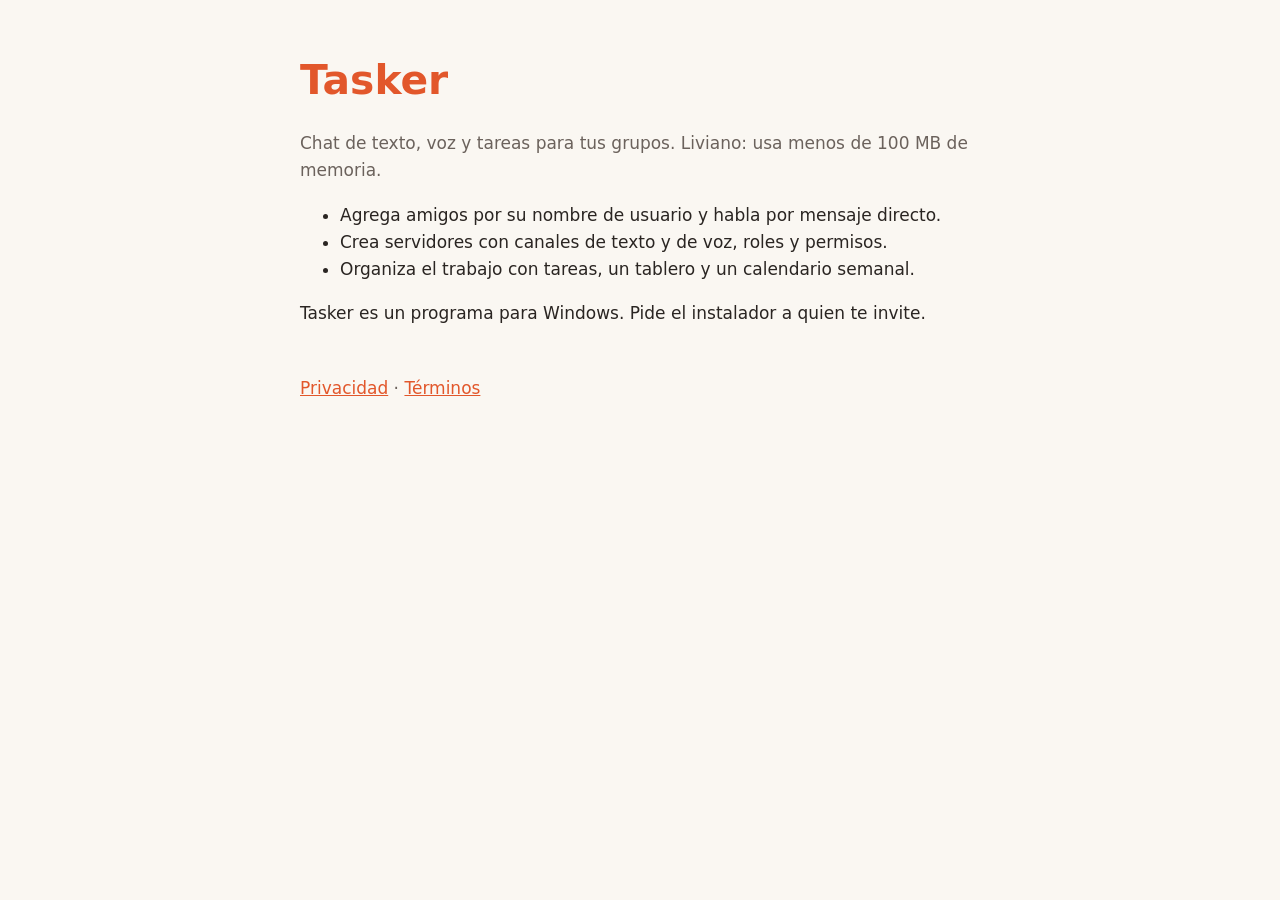
<file: index.html>
<!doctype html>
<html lang="es">
<head>
<meta charset="utf-8">
<meta name="viewport" content="width=device-width, initial-scale=1">
<title>Tasker</title>
<link rel="stylesheet" href="estilo.css">
</head>
<body>
<main>
<h1>Tasker</h1>
<p class="lema">Chat de texto, voz y tareas para tus grupos. Liviano: usa menos de 100 MB de memoria.</p>
<ul>
<li>Agrega amigos por su nombre de usuario y habla por mensaje directo.</li>
<li>Crea servidores con canales de texto y de voz, roles y permisos.</li>
<li>Organiza el trabajo con tareas, un tablero y un calendario semanal.</li>
</ul>
<p>Tasker es un programa para Windows. Pide el instalador a quien te invite.</p>
<footer><a href="privacidad.html">Privacidad</a> · <a href="terminos.html">Términos</a></footer>
</main>
</body>
</html>
</file>
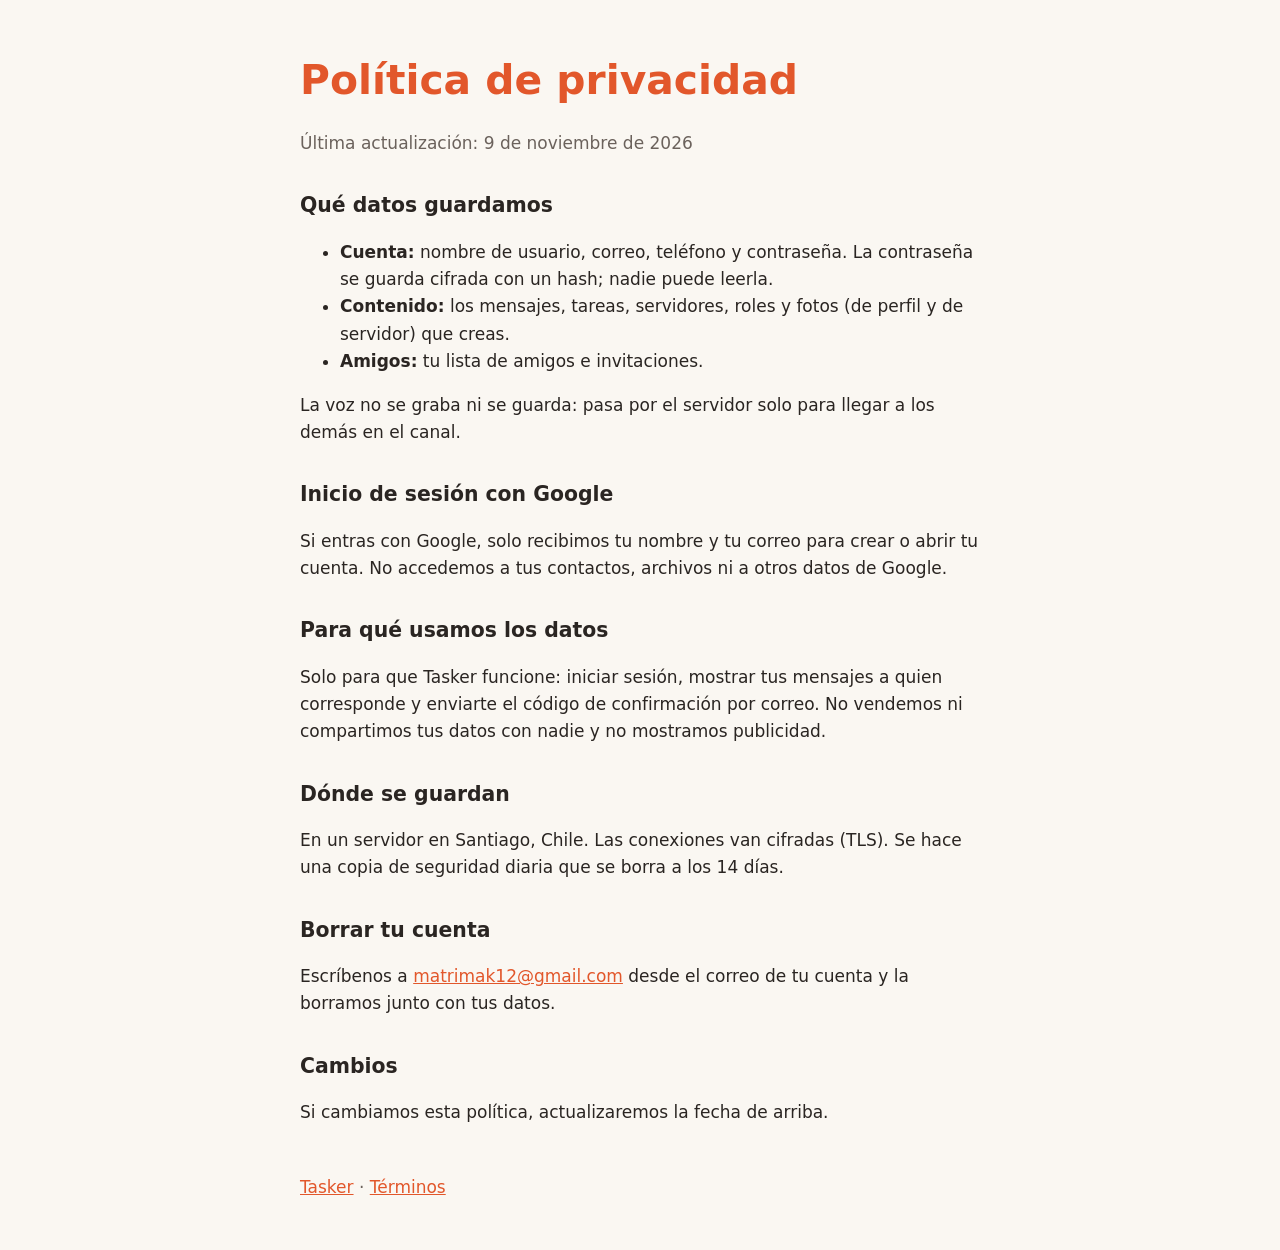
<file: privacidad.html>
<!doctype html>
<html lang="es">
<head>
<meta charset="utf-8">
<meta name="viewport" content="width=device-width, initial-scale=1">
<title>Privacidad de Tasker</title>
<link rel="stylesheet" href="estilo.css">
</head>
<body>
<main>
<h1>Política de privacidad</h1>
<p class="fecha">Última actualización: 9 de noviembre de 2026</p>

<h2>Qué datos guardamos</h2>
<ul>
<li><b>Cuenta:</b> nombre de usuario, correo, teléfono y contraseña. La contraseña se guarda cifrada con un hash; nadie puede leerla.</li>
<li><b>Contenido:</b> los mensajes, tareas, servidores, roles y fotos (de perfil y de servidor) que creas.</li>
<li><b>Amigos:</b> tu lista de amigos e invitaciones.</li>
</ul>
<p>La voz no se graba ni se guarda: pasa por el servidor solo para llegar a los demás en el canal.</p>

<h2>Inicio de sesión con Google</h2>
<p>Si entras con Google, solo recibimos tu nombre y tu correo para crear o abrir tu cuenta. No accedemos a tus contactos, archivos ni a otros datos de Google.</p>

<h2>Para qué usamos los datos</h2>
<p>Solo para que Tasker funcione: iniciar sesión, mostrar tus mensajes a quien corresponde y enviarte el código de confirmación por correo. No vendemos ni compartimos tus datos con nadie y no mostramos publicidad.</p>

<h2>Dónde se guardan</h2>
<p>En un servidor en Santiago, Chile. Las conexiones van cifradas (TLS). Se hace una copia de seguridad diaria que se borra a los 14 días.</p>

<h2>Borrar tu cuenta</h2>
<p>Escríbenos a <a href="mailto:matrimak12@gmail.com">matrimak12@gmail.com</a> desde el correo de tu cuenta y la borramos junto con tus datos.</p>

<h2>Cambios</h2>
<p>Si cambiamos esta política, actualizaremos la fecha de arriba.</p>
<footer><a href="index.html">Tasker</a> · <a href="terminos.html">Términos</a></footer>
</main>
</body>
</html>
</file>
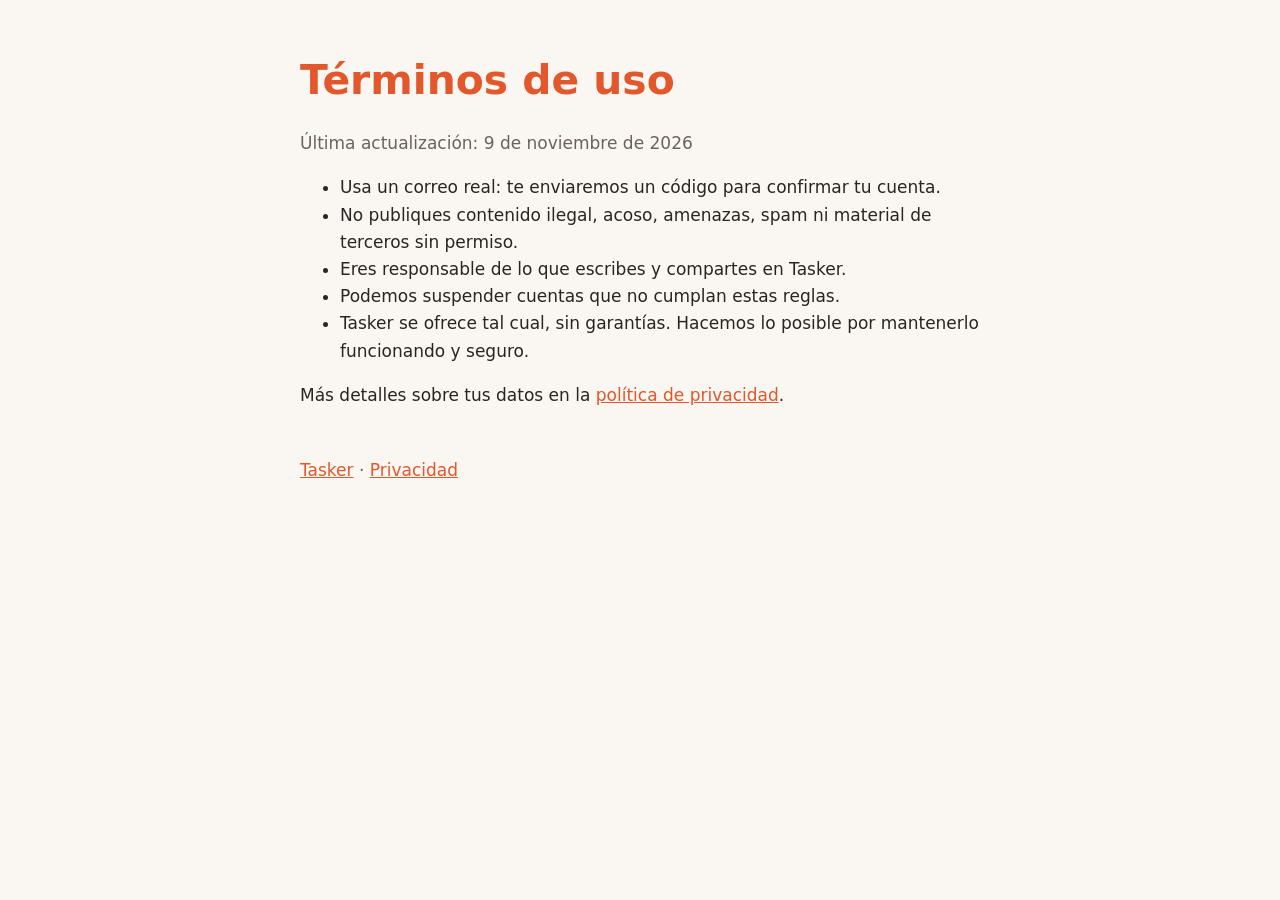
<file: terminos.html>
<!doctype html>
<html lang="es">
<head>
<meta charset="utf-8">
<meta name="viewport" content="width=device-width, initial-scale=1">
<title>Términos de Tasker</title>
<link rel="stylesheet" href="estilo.css">
</head>
<body>
<main>
<h1>Términos de uso</h1>
<p class="fecha">Última actualización: 9 de noviembre de 2026</p>
<ul>
<li>Usa un correo real: te enviaremos un código para confirmar tu cuenta.</li>
<li>No publiques contenido ilegal, acoso, amenazas, spam ni material de terceros sin permiso.</li>
<li>Eres responsable de lo que escribes y compartes en Tasker.</li>
<li>Podemos suspender cuentas que no cumplan estas reglas.</li>
<li>Tasker se ofrece tal cual, sin garantías. Hacemos lo posible por mantenerlo funcionando y seguro.</li>
</ul>
<p>Más detalles sobre tus datos en la <a href="privacidad.html">política de privacidad</a>.</p>
<footer><a href="index.html">Tasker</a> · <a href="privacidad.html">Privacidad</a></footer>
</main>
</body>
</html>
</file>
<file: estilo.css>
:root { --fondo: #faf7f2; --texto: #2a2522; --suave: #6b625c; --acento: #e2572b; }
@media (prefers-color-scheme: dark) { :root { --fondo: #1d1a18; --texto: #f1ece6; --suave: #b3a9a1; --acento: #ff7a4d; } }
body { margin: 0; background: var(--fondo); color: var(--texto); font: 17px/1.6 system-ui, "Segoe UI", sans-serif; }
main { max-width: 680px; margin: 0 auto; padding: 48px 16px; }
h1 { color: var(--acento); font-size: 2.4em; margin: 0 0 8px; }
h2 { margin-top: 32px; font-size: 1.2em; }
.lema, footer, .fecha { color: var(--suave); }
a { color: var(--acento); }
footer { margin-top: 48px; }
</file>
